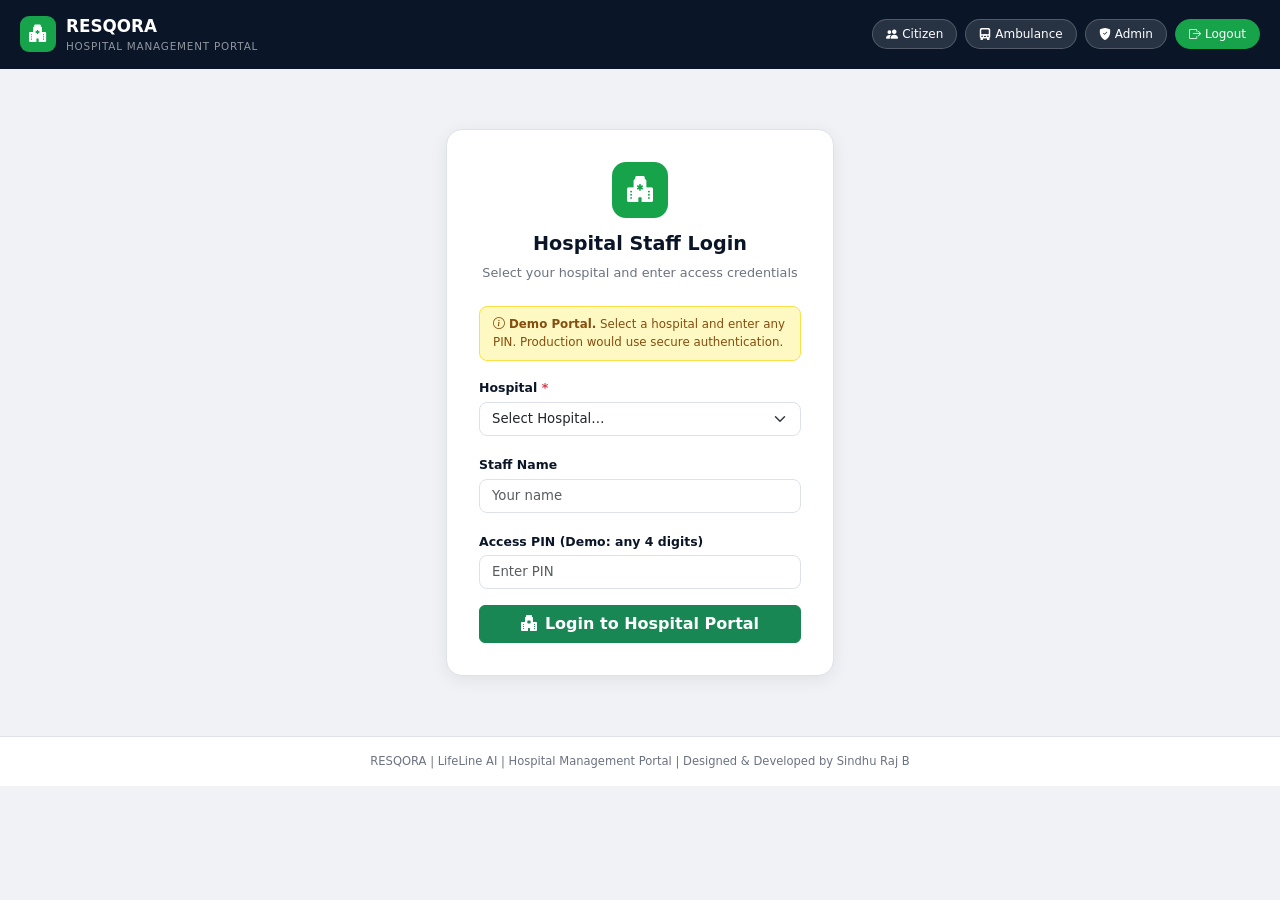
<file: hospital.html>
<!DOCTYPE html>
<html lang="en">
<head>
  <meta charset="UTF-8" />
  <meta name="viewport" content="width=device-width, initial-scale=1.0" />
  <title>RESQORA – Hospital Management Portal</title>
  <link href="https://cdn.jsdelivr.net/npm/bootstrap@5.3.2/dist/css/bootstrap.min.css" rel="stylesheet" />
  <link href="https://cdn.jsdelivr.net/npm/bootstrap-icons@1.11.3/font/bootstrap-icons.min.css" rel="stylesheet" />
  <style>
    :root{
      --red:#d63031;--navy:#0a1628;--navy-light:#1a3060;
      --green:#16a34a;--orange:#d97706;--blue:#2563eb;
      --grey-bg:#f0f2f5;--border:#dde2ea;--text-muted:#6b7280;
    }
    *{box-sizing:border-box;}
    body{font-family:'Segoe UI',system-ui,sans-serif;background:var(--grey-bg);margin:0;min-height:100vh;}

    /* Topbar */
    .hosp-topbar{background:var(--navy);color:#fff;padding:14px 20px;display:flex;align-items:center;justify-content:space-between;flex-wrap:wrap;gap:10px;}
    .hosp-brand{display:flex;align-items:center;gap:10px;font-size:1.05rem;font-weight:800;}
    .hosp-brand-icon{width:36px;height:36px;background:var(--green);border-radius:9px;display:flex;align-items:center;justify-content:center;font-size:1.1rem;color:#fff;}
    .pnl{background:rgba(255,255,255,0.12);border:1px solid rgba(255,255,255,0.2);color:#fff;padding:5px 13px;border-radius:20px;font-size:0.75rem;text-decoration:none;transition:background 0.15s;}
    .pnl:hover{background:rgba(255,255,255,0.22);color:#fff;}
    .pnl.active{background:var(--green);border-color:var(--green);}

    /* Login */
    .login-wrap{max-width:420px;margin:60px auto;padding:0 16px;}
    .login-card{background:#fff;border:1px solid var(--border);border-radius:16px;padding:32px;box-shadow:0 4px 18px rgba(0,0,0,0.07);}
    .login-title{font-size:1.2rem;font-weight:800;color:var(--navy);margin-bottom:4px;}
    .login-sub{font-size:0.8rem;color:var(--text-muted);margin-bottom:20px;}

    /* Main */
    .hosp-main{max-width:960px;margin:0 auto;padding:22px 16px 48px;}

    /* Status bar */
    .status-bar{background:#fff;border:1px solid var(--border);border-radius:12px;padding:14px 18px;margin-bottom:18px;display:flex;align-items:center;justify-content:space-between;flex-wrap:wrap;gap:10px;}
    .sb-item label{font-size:0.68rem;font-weight:600;color:var(--text-muted);text-transform:uppercase;letter-spacing:0.5px;display:block;}
    .sb-item span{font-size:0.9rem;font-weight:700;color:var(--navy);}

    /* Cards */
    .h-card{background:#fff;border:1px solid var(--border);border-radius:12px;padding:18px;margin-bottom:14px;box-shadow:0 1px 4px rgba(0,0,0,0.05);}
    .h-card-title{font-size:0.92rem;font-weight:700;color:var(--navy);margin-bottom:14px;display:flex;align-items:center;gap:8px;}

    /* Capacity bars */
    .cap-bar-wrap{margin-top:4px;}
    .cap-bar{height:7px;border-radius:4px;background:#e5e7eb;overflow:hidden;}
    .cap-fill{height:100%;border-radius:4px;transition:width 0.4s;}

    /* Stat mini */
    .stat-mini{background:var(--grey-bg);border-radius:10px;padding:12px 14px;text-align:center;}
    .stat-mini .sm-val{font-size:1.5rem;font-weight:800;color:var(--navy);line-height:1;}
    .stat-mini .sm-lbl{font-size:0.7rem;color:var(--text-muted);margin-top:3px;}

    /* Patient card */
    .pat-card{border:1px solid var(--border);border-radius:10px;padding:14px;margin-bottom:10px;}
    .pat-card-header{display:flex;align-items:center;justify-content:space-between;margin-bottom:8px;}

    /* Badges */
    .sbadge{display:inline-flex;align-items:center;gap:4px;font-size:0.7rem;font-weight:600;padding:3px 9px;border-radius:20px;border:1px solid transparent;}
    .sb-critical{background:#fef2f2;color:#b91c1c;border-color:#fca5a5;}
    .sb-high{background:#fff7ed;color:#c2410c;border-color:#fdba74;}
    .sb-medium{background:#fefce8;color:#854d0e;border-color:#fde047;}
    .sb-low{background:#f0fdf4;color:#15803d;border-color:#86efac;}
    .sb-pending{background:#fefce8;color:#854d0e;border-color:#fde047;}
    .sb-transit{background:#faf5ff;color:#6d28d9;border-color:#c4b5fd;}
    .sb-available{background:#f0fdf4;color:#15803d;border-color:#86efac;}
    .sb-limited{background:#fff7ed;color:#c2410c;border-color:#fdba74;}
    .sb-full{background:#fef2f2;color:#b91c1c;border-color:#fca5a5;}

    /* Detail row */
    .d-row{display:flex;gap:8px;margin-bottom:7px;font-size:0.81rem;}
    .d-label{color:var(--text-muted);font-weight:600;min-width:140px;flex-shrink:0;}
    .d-value{color:var(--navy);}

    /* Form */
    .form-label{font-size:0.78rem;font-weight:600;color:var(--navy);margin-bottom:4px;}
    .form-control,.form-select{font-size:0.83rem;border-radius:8px;border-color:var(--border);}
    .form-control:focus,.form-select:focus{border-color:var(--blue);box-shadow:0 0 0 3px rgba(37,99,235,0.1);}

    /* Toast */
    .toast-container{position:fixed;bottom:20px;right:20px;z-index:9999;}

    /* Empty */
    .empty-state{text-align:center;padding:36px 20px;color:var(--text-muted);}
    .empty-state i{font-size:2.2rem;display:block;margin-bottom:10px;opacity:0.35;}

    /* Disclaimer */
    .disclaimer{background:#fef9c3;border:1px solid #fde047;border-radius:8px;padding:9px 13px;font-size:0.74rem;color:#854d0e;margin-bottom:14px;}

    @media(max-width:575px){ .hosp-topbar{padding:10px 14px;} }
  </style>
</head>
<body>

<div class="toast-container" id="hosp-toasts"></div>

<!-- Topbar -->
<div class="hosp-topbar">
  <div class="hosp-brand">
    <div class="hosp-brand-icon"><i class="bi bi-hospital-fill"></i></div>
    <div>
      <div>RESQORA</div>
      <div style="font-size:0.65rem;opacity:0.55;font-weight:400;text-transform:uppercase;letter-spacing:0.8px">Hospital Management Portal</div>
    </div>
  </div>
  <div style="display:flex;gap:8px;flex-wrap:wrap">
    <a href="citizen.html" class="pnl"><i class="bi bi-people-fill me-1"></i>Citizen</a>
    <a href="ambulance.html" class="pnl"><i class="bi bi-truck-front-fill me-1"></i>Ambulance</a>
    <a href="index.html" class="pnl"><i class="bi bi-shield-fill-check me-1"></i>Admin</a>
    <a href="#" class="pnl active" onclick="hospLogout(); return false;"><i class="bi bi-box-arrow-right me-1"></i>Logout</a>
  </div>
</div>

<!-- LOGIN -->
<div id="hosp-login-screen">
  <div class="login-wrap">
    <div class="login-card">
      <div class="text-center mb-4">
        <div style="width:56px;height:56px;background:var(--green);border-radius:14px;display:flex;align-items:center;justify-content:center;font-size:1.6rem;color:#fff;margin:0 auto 12px"><i class="bi bi-hospital-fill"></i></div>
        <div class="login-title">Hospital Staff Login</div>
        <div class="login-sub">Select your hospital and enter access credentials</div>
      </div>
      <div class="disclaimer"><i class="bi bi-info-circle me-1"></i><strong>Demo Portal.</strong> Select a hospital and enter any PIN. Production would use secure authentication.</div>
      <div class="mb-3">
        <label class="form-label">Hospital <span class="text-danger">*</span></label>
        <select id="hosp-login-select" class="form-select"></select>
      </div>
      <div class="mb-3">
        <label class="form-label">Staff Name</label>
        <input type="text" id="hosp-login-name" class="form-control" placeholder="Your name" />
      </div>
      <div class="mb-3">
        <label class="form-label">Access PIN (Demo: any 4 digits)</label>
        <input type="password" id="hosp-login-pin" class="form-control" placeholder="Enter PIN" maxlength="6" />
      </div>
      <div id="hosp-login-error" class="text-danger mb-2" style="font-size:0.78rem;display:none"></div>
      <button class="btn btn-success w-100 fw-bold text-white" onclick="hospLogin()"><i class="bi bi-hospital-fill me-2"></i>Login to Hospital Portal</button>
    </div>
  </div>
</div>

<!-- MAIN PORTAL -->
<div id="hosp-portal" style="display:none">
  <div class="hosp-main">

    <!-- Status bar -->
    <div class="status-bar">
      <div class="sb-item">
        <label>Hospital</label>
        <span id="hosp-logged-name">—</span>
      </div>
      <div class="sb-item">
        <label>Staff</label>
        <span id="hosp-logged-staff">—</span>
      </div>
      <div class="sb-item">
        <label>Hospital Status</label>
        <span id="hosp-logged-status">—</span>
      </div>
      <button class="btn btn-sm btn-outline-secondary" onclick="hospRefresh()"><i class="bi bi-arrow-clockwise"></i> Refresh</button>
    </div>

    <!-- Capacity Overview -->
    <div class="row g-3 mb-3">
      <div class="col-md-3 col-6">
        <div class="stat-mini">
          <div class="sm-val" id="hosp-stat-ebeds">—</div>
          <div class="sm-lbl">Emergency Beds Available</div>
        </div>
      </div>
      <div class="col-md-3 col-6">
        <div class="stat-mini">
          <div class="sm-val" id="hosp-stat-icu">—</div>
          <div class="sm-lbl">ICU Beds Available</div>
        </div>
      </div>
      <div class="col-md-3 col-6">
        <div class="stat-mini">
          <div class="sm-val" id="hosp-stat-incoming">—</div>
          <div class="sm-lbl">Incoming Patients</div>
        </div>
      </div>
      <div class="col-md-3 col-6">
        <div class="stat-mini">
          <div class="sm-val" id="hosp-stat-admitted">—</div>
          <div class="sm-lbl">Currently Admitted</div>
        </div>
      </div>
    </div>

    <!-- Capacity Update -->
    <div class="h-card">
      <div class="h-card-title"><i class="bi bi-sliders text-success"></i> Update Hospital Capacity</div>
      <div class="row g-3">
        <div class="col-md-3 col-6">
          <label class="form-label">Emergency Beds Available</label>
          <input type="number" id="upd-ebeds" class="form-control form-control-sm" min="0" placeholder="0" />
        </div>
        <div class="col-md-3 col-6">
          <label class="form-label">ICU Beds Available</label>
          <input type="number" id="upd-icu" class="form-control form-control-sm" min="0" placeholder="0" />
        </div>
        <div class="col-md-3 col-6">
          <label class="form-label">Hospital Status</label>
          <select id="upd-status" class="form-select form-select-sm">
            <option>Accepting Emergency Patients</option>
            <option>Limited Emergency Capacity</option>
            <option>Emergency Department Full</option>
            <option>Temporarily Unavailable</option>
          </select>
        </div>
        <div class="col-md-3 col-6 d-flex align-items-end">
          <button class="btn btn-success btn-sm w-100 text-white" onclick="updateCapacity()"><i class="bi bi-check-circle me-1"></i>Save Capacity</button>
        </div>
      </div>
      <div class="row g-3 mt-1">
        <div class="col-md-3 col-6">
          <div class="form-check"><input class="form-check-input" type="checkbox" id="upd-trauma"><label class="form-check-label" style="font-size:0.8rem" for="upd-trauma">Trauma Care</label></div>
        </div>
        <div class="col-md-3 col-6">
          <div class="form-check"><input class="form-check-input" type="checkbox" id="upd-cardiac"><label class="form-check-label" style="font-size:0.8rem" for="upd-cardiac">Cardiac Care</label></div>
        </div>
        <div class="col-md-3 col-6">
          <div class="form-check"><input class="form-check-input" type="checkbox" id="upd-stroke"><label class="form-check-label" style="font-size:0.8rem" for="upd-stroke">Stroke Care</label></div>
        </div>
      </div>
    </div>

    <!-- Incoming Patients -->
    <div class="h-card">
      <div class="h-card-title"><i class="bi bi-person-fill-exclamation text-danger"></i> Incoming Emergency Patients</div>
      <div id="incoming-patients-list"></div>
    </div>

    <!-- Admitted Patients -->
    <div class="h-card">
      <div class="h-card-title"><i class="bi bi-person-check-fill text-success"></i> Admitted Patients</div>
      <div id="admitted-patients-list"></div>
    </div>

    <!-- All Emergency Requests for this hospital -->
    <div class="h-card">
      <div class="h-card-title"><i class="bi bi-list-ul"></i> All Emergency Requests (this hospital)</div>
      <div id="all-hosp-reqs"></div>
    </div>

    <!-- Hospital Details -->
    <div class="h-card">
      <div class="h-card-title"><i class="bi bi-hospital-fill text-success"></i> Hospital Information</div>
      <div id="hosp-detail-body"></div>
    </div>

  </div>
</div>

<footer style="text-align:center;padding:16px;font-size:0.72rem;color:var(--text-muted);border-top:1px solid var(--border);background:#fff;margin-top:auto">
  RESQORA | LifeLine AI | Hospital Management Portal | Designed &amp; Developed by Sindhu Raj B
</footer>

<script src="https://cdn.jsdelivr.net/npm/bootstrap@5.3.2/dist/js/bootstrap.bundle.min.js"></script>
<script>
'use strict';

const HLS={
  get(k){try{return JSON.parse(localStorage.getItem(k));}catch(e){return null;}},
  set(k,v){try{localStorage.setItem(k,JSON.stringify(v));}catch(e){}}
};
const HK={requests:'rsq_requests',hospitals:'rsq_hospitals',patients:'rsq_patients',activity:'rsq_activity'};
function hGet(k){return HLS.get(k)||[];}
function hSave(k,v){HLS.set(k,v);}

let _hospId=null, _staffName='';

/* ── Toast ── */
function hToast(msg,type='success'){
  const id='ht'+Date.now();
  const icons={success:'bi-check-circle-fill',danger:'bi-exclamation-triangle-fill',warning:'bi-exclamation-circle-fill',info:'bi-info-circle-fill'};
  const div=document.createElement('div');
  div.className=`toast align-items-center text-white bg-${type} border-0 show mb-2`;div.id=id;
  div.innerHTML=`<div class="d-flex"><div class="toast-body d-flex align-items-center gap-2"><i class="bi ${icons[type]||icons.info}"></i>${hEsc(msg)}</div><button type="button" class="btn-close btn-close-white me-2 m-auto" onclick="document.getElementById('${id}').remove()"></button></div>`;
  document.getElementById('hosp-toasts').appendChild(div);
  setTimeout(()=>{try{document.getElementById(id).remove();}catch(e){}},3500);
}
function hEsc(s){return String(s||'').replace(/&/g,'&amp;').replace(/</g,'&lt;').replace(/>/g,'&gt;').replace(/"/g,'&quot;');}

/* ── Login ── */
function populateHospLogin(){
  const hosps=hGet(HK.hospitals);
  const sel=document.getElementById('hosp-login-select');
  sel.innerHTML='<option value="">Select Hospital…</option>'+hosps.map(h=>`<option value="${h.id}">${hEsc(h.name)} — ${hEsc(h.city)}</option>`).join('');
}

function hospLogin(){
  const id=document.getElementById('hosp-login-select').value;
  const pin=document.getElementById('hosp-login-pin').value;
  const name=document.getElementById('hosp-login-name').value.trim()||'Staff';
  const errEl=document.getElementById('hosp-login-error');
  if(!id){errEl.textContent='Please select a hospital.';errEl.style.display='';return;}
  if(!pin||pin.length<4){errEl.textContent='Enter a valid PIN.';errEl.style.display='';return;}
  errEl.style.display='none';
  _hospId=id;
  _staffName=name;
  document.getElementById('hosp-login-screen').style.display='none';
  document.getElementById('hosp-portal').style.display='';
  renderHospPortal();
}

function hospLogout(){
  _hospId=null;
  document.getElementById('hosp-portal').style.display='none';
  document.getElementById('hosp-login-screen').style.display='';
}

function hospRefresh(){renderHospPortal();}

/* ── Render ── */
function renderHospPortal(){
  if(!_hospId) return;
  const hosps=hGet(HK.hospitals);
  const h=hosps.find(x=>x.id===_hospId);
  if(!h) return;

  document.getElementById('hosp-logged-name').textContent=h.name;
  document.getElementById('hosp-logged-staff').textContent=_staffName;
  document.getElementById('hosp-logged-status').innerHTML=hStatusBadge(h.status);

  /* Populate capacity form */
  document.getElementById('upd-ebeds').value=h.emergencyBeds||0;
  document.getElementById('upd-icu').value=h.icuBeds||0;
  document.getElementById('upd-status').value=h.status||'Accepting Emergency Patients';
  document.getElementById('upd-trauma').checked=!!h.traumaCare;
  document.getElementById('upd-cardiac').checked=!!h.cardiacCare;
  document.getElementById('upd-stroke').checked=!!h.strokeCare;

  /* Stats */
  const allReqs=hGet(HK.requests);
  const myReqs=allReqs.filter(r=>r.assignedHospital===_hospId);
  const incomingStatuses=['Ambulance Dispatched','Patient Picked Up','Patient In Transit'];
  const incoming=myReqs.filter(r=>incomingStatuses.includes(r.status));
  const admitted=myReqs.filter(r=>r.status==='Arrived at Hospital');

  document.getElementById('hosp-stat-ebeds').textContent=h.emergencyBeds??'—';
  document.getElementById('hosp-stat-icu').textContent=h.icuBeds??'—';
  document.getElementById('hosp-stat-incoming').textContent=incoming.length;
  document.getElementById('hosp-stat-admitted').textContent=admitted.length;

  renderIncomingPatients(incoming);
  renderAdmittedPatients(admitted);
  renderAllHospReqs(myReqs, h);
  renderHospDetail(h);
}

function renderIncomingPatients(reqs){
  const el=document.getElementById('incoming-patients-list');
  if(!reqs.length){
    el.innerHTML=`<div class="empty-state"><i class="bi bi-inbox"></i><p>No incoming patients currently.</p></div>`;
    return;
  }
  el.innerHTML=reqs.map(r=>`
    <div class="pat-card" style="border-left:4px solid var(--orange)">
      <div class="pat-card-header">
        <div>
          <strong style="font-size:0.9rem">${hEsc(r.patientName)}</strong>
          <span style="font-size:0.75rem;color:var(--text-muted);margin-left:8px">${hEsc(r.id)}</span>
        </div>
        ${pBadge(r.priority)}
      </div>
      <div class="row g-1" style="font-size:0.8rem">
        <div class="col-md-4"><i class="bi bi-exclamation-triangle me-1 text-muted"></i>${hEsc(r.emergencyType)}</div>
        <div class="col-md-4"><i class="bi bi-activity me-1 text-muted"></i>${hEsc(r.condition)}</div>
        <div class="col-md-4"><i class="bi bi-truck-front me-1 text-muted"></i>Amb: ${hEsc(r.assignedAmbulance||'—')}</div>
      </div>
      <div class="d-flex gap-2 flex-wrap mt-2">
        <button class="btn btn-sm btn-success text-white" onclick="acceptPatient('${r.id}')"><i class="bi bi-check-circle me-1"></i>Accept Patient</button>
        <button class="btn btn-sm btn-outline-danger" onclick="rejectPatient('${r.id}')"><i class="bi bi-x-circle me-1"></i>Redirect</button>
        <button class="btn btn-sm btn-outline-primary" onclick="markArrived('${r.id}')"><i class="bi bi-hospital-fill me-1"></i>Mark Arrived</button>
      </div>
    </div>`).join('');
}

function renderAdmittedPatients(reqs){
  const el=document.getElementById('admitted-patients-list');
  if(!reqs.length){
    el.innerHTML=`<div class="empty-state"><i class="bi bi-person-check"></i><p>No admitted patients.</p></div>`;
    return;
  }
  el.innerHTML=reqs.map(r=>`
    <div class="pat-card" style="border-left:4px solid var(--green)">
      <div class="pat-card-header">
        <div>
          <strong style="font-size:0.88rem">${hEsc(r.patientName)}</strong>
          <span style="font-size:0.72rem;color:var(--text-muted);margin-left:8px">${hEsc(r.id)}</span>
        </div>
        <span class="sbadge sb-available">Arrived</span>
      </div>
      <div style="font-size:0.79rem;color:var(--text-muted)">${hEsc(r.emergencyType)} · ${hEsc(r.condition)}</div>
      <div class="d-flex gap-2 mt-2">
        <button class="btn btn-sm btn-outline-success" onclick="dischargePatient('${r.id}')"><i class="bi bi-box-arrow-up-right me-1"></i>Discharge</button>
      </div>
    </div>`).join('');
}

function renderAllHospReqs(reqs, h){
  const el=document.getElementById('all-hosp-reqs');
  if(!reqs.length){el.innerHTML=`<div class="empty-state"><i class="bi bi-list-ul"></i><p>No emergency requests for this hospital.</p></div>`;return;}
  el.innerHTML=`<div class="table-responsive"><table class="table table-sm" style="font-size:0.8rem">
    <thead><tr><th>ID</th><th>Patient</th><th>Type</th><th>Priority</th><th>Status</th></tr></thead>
    <tbody>${reqs.map(r=>`<tr><td><strong>${hEsc(r.id)}</strong></td><td>${hEsc(r.patientName)}</td><td>${hEsc(r.emergencyType)}</td><td>${pBadge(r.priority)}</td><td>${hStatusBadge(r.status)}</td></tr>`).join('')}</tbody>
  </table></div>`;
}

function renderHospDetail(h){
  const bedPct=Math.round((h.emergencyBeds/(h.totalEmergencyBeds||h.emergencyBeds||1))*100);
  const icuPct=Math.round((h.icuBeds/(h.totalIcuBeds||h.icuBeds||1))*100);
  const c=bedPct>60?'var(--green)':bedPct>30?'var(--orange)':'var(--red)';
  document.getElementById('hosp-detail-body').innerHTML=`
    <div class="row g-3">
      <div class="col-md-6">
        ${dr('Hospital ID',h.id)}
        ${dr('Address',h.address+', '+h.city)}
        ${dr('Contact',h.contact)}
        ${dr('Emergency Dept.',h.emergencyDept?'<span class="sbadge sb-available">Open</span>':'<span class="sbadge">Closed</span>')}
      </div>
      <div class="col-md-6">
        <div style="font-size:0.78rem;font-weight:600;color:var(--text-muted);margin-bottom:6px">Emergency Beds: ${h.emergencyBeds} / ${h.totalEmergencyBeds||h.emergencyBeds}</div>
        <div class="cap-bar"><div class="cap-fill" style="width:${bedPct}%;background:${c}"></div></div>
        <div style="font-size:0.78rem;font-weight:600;color:var(--text-muted);margin-top:10px;margin-bottom:6px">ICU Beds: ${h.icuBeds} / ${h.totalIcuBeds||h.icuBeds}</div>
        <div class="cap-bar"><div class="cap-fill" style="width:${icuPct}%;background:var(--blue)"></div></div>
        <div class="d-flex flex-wrap gap-2 mt-3">
          ${h.traumaCare?'<span class="sbadge sb-available"><i class="bi bi-check2 me-1"></i>Trauma Care</span>':'<span class="sbadge" style="background:#f9fafb;color:#9ca3af">No Trauma</span>'}
          ${h.cardiacCare?'<span class="sbadge sb-available"><i class="bi bi-check2 me-1"></i>Cardiac Care</span>':'<span class="sbadge" style="background:#f9fafb;color:#9ca3af">No Cardiac</span>'}
          ${h.strokeCare?'<span class="sbadge sb-available"><i class="bi bi-check2 me-1"></i>Stroke Care</span>':'<span class="sbadge" style="background:#f9fafb;color:#9ca3af">No Stroke</span>'}
        </div>
      </div>
    </div>`;
}

/* ── Actions ── */
function updateCapacity(){
  const hosps=hGet(HK.hospitals);
  const idx=hosps.findIndex(h=>h.id===_hospId);
  if(idx<0) return;
  hosps[idx].emergencyBeds=parseInt(document.getElementById('upd-ebeds').value)||0;
  hosps[idx].icuBeds=parseInt(document.getElementById('upd-icu').value)||0;
  hosps[idx].status=document.getElementById('upd-status').value;
  hosps[idx].traumaCare=document.getElementById('upd-trauma').checked;
  hosps[idx].cardiacCare=document.getElementById('upd-cardiac').checked;
  hosps[idx].strokeCare=document.getElementById('upd-stroke').checked;
  hSave(HK.hospitals,hosps);
  logHospActivity(`Hospital ${hosps[idx].name} capacity updated by ${_staffName}`);
  hToast('Hospital capacity updated successfully.','success');
  renderHospPortal();
}

function acceptPatient(reqId){
  updateReqStatus(reqId,'Arrived at Hospital');
  hToast(`Patient accepted — ${reqId}`,'success');
}

function rejectPatient(reqId){
  const reqs=hGet(HK.requests);
  const idx=reqs.findIndex(r=>r.id===reqId);
  if(idx>-1){reqs[idx].assignedHospital='';hSave(HK.requests,reqs);}
  hToast(`Patient ${reqId} redirected. Please reassign hospital.`,'warning');
  renderHospPortal();
}

function markArrived(reqId){ updateReqStatus(reqId,'Arrived at Hospital'); }

function dischargePatient(reqId){
  if(!window.confirm(`Discharge patient for ${reqId}? This will mark the emergency as completed.`)) return;
  updateReqStatus(reqId,'Completed');
  /* Move to history */
  const reqs=hGet(HK.requests);
  const req=reqs.find(r=>r.id===reqId);
  if(req){
    const hist=HLS.get('rsq_history')||[];
    hist.unshift({...req,status:'Completed',completedAt:new Date().toISOString(),responseTime:req.eta||'—'});
    HLS.set('rsq_history',hist);
    hSave(HK.requests,reqs.filter(r=>r.id!==reqId));
    /* Free ambulance */
    if(req.assignedAmbulance){
      const ambs=hGet('rsq_ambulances');
      const ai=ambs.findIndex(a=>a.id===req.assignedAmbulance);
      if(ai>-1){ambs[ai].status='Available';ambs[ai].assignedEmergency='';hSave('rsq_ambulances',ambs);}
    }
  }
  hToast(`Patient discharged. Emergency ${reqId} completed.`,'success');
  renderHospPortal();
}

function updateReqStatus(reqId,status){
  const reqs=hGet(HK.requests);
  const idx=reqs.findIndex(r=>r.id===reqId);
  if(idx>-1){reqs[idx].status=status;hSave(HK.requests,reqs);}
  logHospActivity(`Emergency ${reqId} status → ${status} (by ${_staffName})`);
  renderHospPortal();
}

/* ── Badges ── */
function pBadge(p){const m={Critical:'sb-critical',High:'sb-high',Medium:'sb-medium',Low:'sb-low'};return `<span class="sbadge ${m[p]||'sb-medium'}">${hEsc(p||'—')}</span>`;}
function hStatusBadge(s){
  const m={'Available':'sb-available','Accepting Emergency Patients':'sb-available','Limited Emergency Capacity':'sb-limited','Emergency Department Full':'sb-full','Pending':'sb-pending','Ambulance Dispatched':'sb-transit','Patient In Transit':'sb-transit','Arrived at Hospital':'sb-available','Completed':'sb-available'};
  return `<span class="sbadge ${m[s]||'sb-pending'}">${hEsc(s||'—')}</span>`;
}
function dr(label,val){return `<div class="d-row"><span class="d-label">${hEsc(label)}</span><span class="d-value">${val}</span></div>`;}

function logHospActivity(msg){
  const act=HLS.get(HK.activity)||[];
  act.unshift({id:'A'+Date.now(),msg,type:'green',time:new Date().toISOString()});
  if(act.length>30) act.pop();
  HLS.set(HK.activity,act);
}

document.addEventListener('DOMContentLoaded',()=>{
  populateHospLogin();
});
</script>
</body>
</html>
</file>
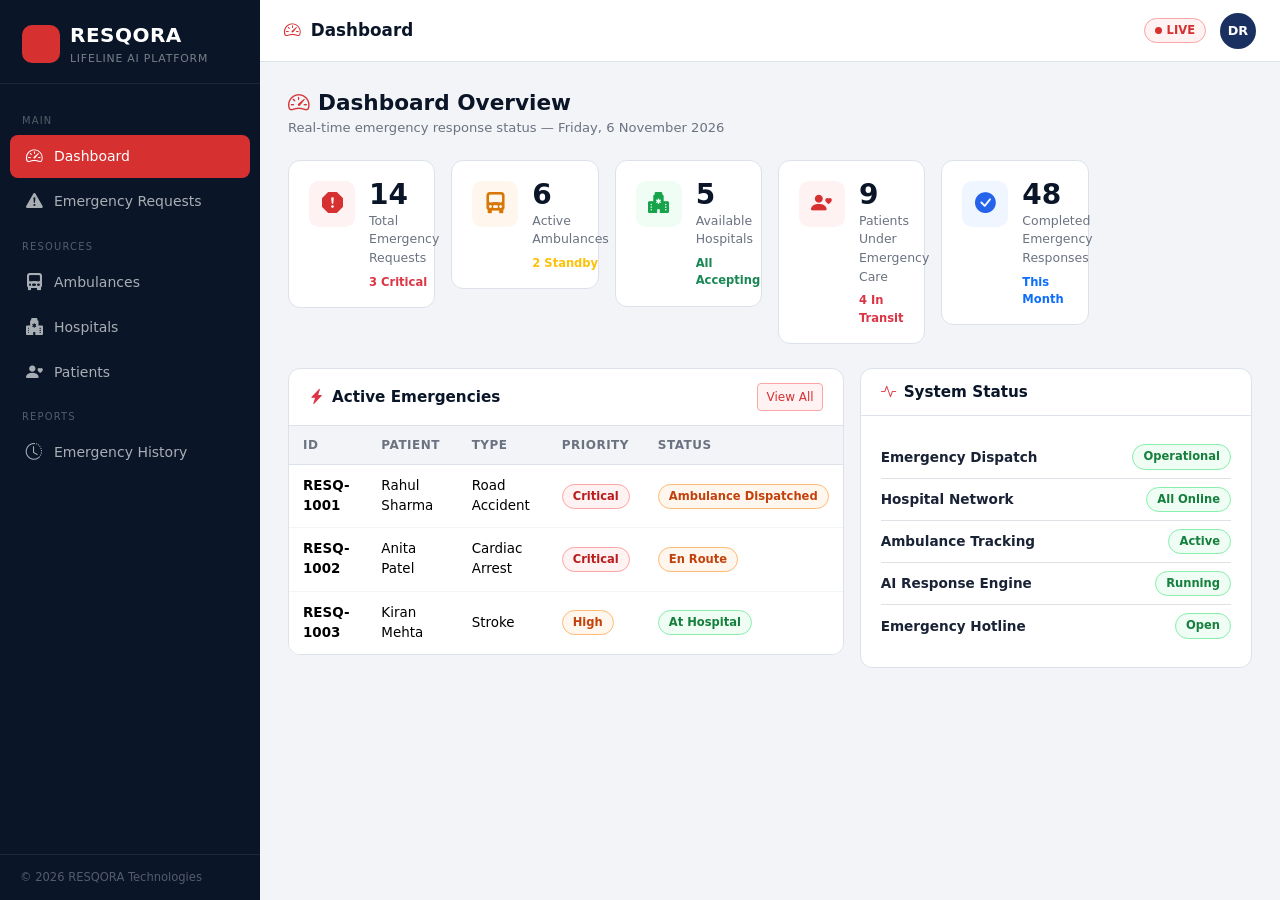
<file: resqora-dashboard.html>
<!DOCTYPE html>
<html lang="en">
<head>
  <meta charset="UTF-8" />
  <meta name="viewport" content="width=device-width, initial-scale=1.0" />
  <title>RESQORA – LifeLine AI | Emergency Response Platform</title>
  <link href="https://cdn.jsdelivr.net/npm/bootstrap@5.3.2/dist/css/bootstrap.min.css" rel="stylesheet" />
  <link href="https://cdn.jsdelivr.net/npm/bootstrap-icons@1.11.3/font/bootstrap-icons.min.css" rel="stylesheet" />
  <style>
    :root {
      --sidebar-width: 260px;
      --navy: #0a1628;
      --navy-mid: #122040;
      --navy-light: #1a3060;
      --red: #d63031;
      --red-dark: #b71c1c;
      --accent: #e84545;
      --grey-bg: #f2f4f7;
      --border: #dde2ea;
      --text-muted: #6b7280;
      --badge-critical: #d63031;
      --badge-stable: #27ae60;
      --badge-dispatched: #e67e22;
      --badge-completed: #2980b9;
    }

    body {
      font-family: 'Segoe UI', system-ui, sans-serif;
      background: var(--grey-bg);
      color: #1a2236;
      margin: 0;
      overflow-x: hidden;
    }

    /* ── Sidebar ── */
    #sidebar {
      width: var(--sidebar-width);
      min-height: 100vh;
      background: var(--navy);
      position: fixed;
      top: 0; left: 0;
      z-index: 1050;
      display: flex;
      flex-direction: column;
      transition: transform 0.3s ease;
    }

    .sidebar-brand {
      padding: 20px 22px 16px;
      border-bottom: 1px solid rgba(255,255,255,0.08);
    }

    .sidebar-brand .brand-icon {
      width: 38px; height: 38px;
      background: var(--red);
      border-radius: 10px;
      display: inline-flex;
      align-items: center;
      justify-content: center;
      color: #fff;
      font-size: 1.2rem;
      font-weight: 800;
      margin-right: 10px;
      flex-shrink: 0;
    }

    .sidebar-brand .brand-name {
      font-size: 1.25rem;
      font-weight: 800;
      color: #fff;
      letter-spacing: 0.5px;
    }

    .sidebar-brand .brand-tagline {
      font-size: 0.68rem;
      color: rgba(255,255,255,0.45);
      letter-spacing: 0.8px;
      text-transform: uppercase;
      margin-top: 1px;
    }

    .sidebar-nav {
      padding: 14px 10px;
      flex: 1;
    }

    .nav-section-title {
      font-size: 0.62rem;
      text-transform: uppercase;
      letter-spacing: 1.2px;
      color: rgba(255,255,255,0.3);
      padding: 10px 12px 6px;
      margin-top: 6px;
    }

    .sidebar-nav .nav-link {
      color: rgba(255,255,255,0.65);
      border-radius: 8px;
      padding: 9px 14px;
      margin-bottom: 2px;
      font-size: 0.875rem;
      display: flex;
      align-items: center;
      gap: 10px;
      transition: all 0.18s;
      cursor: pointer;
      text-decoration: none;
    }

    .sidebar-nav .nav-link i {
      font-size: 1.05rem;
      width: 20px;
      text-align: center;
    }

    .sidebar-nav .nav-link:hover,
    .sidebar-nav .nav-link.active {
      background: var(--navy-light);
      color: #fff;
    }

    .sidebar-nav .nav-link.active {
      background: var(--red);
      color: #fff;
    }

    .sidebar-footer {
      padding: 14px 20px;
      border-top: 1px solid rgba(255,255,255,0.08);
      font-size: 0.72rem;
      color: rgba(255,255,255,0.3);
    }

    /* ── Topbar ── */
    #topbar {
      position: fixed;
      top: 0; left: var(--sidebar-width); right: 0;
      height: 62px;
      background: #fff;
      border-bottom: 1px solid var(--border);
      display: flex;
      align-items: center;
      justify-content: space-between;
      padding: 0 24px;
      z-index: 1040;
    }

    .topbar-left { display: flex; align-items: center; gap: 12px; }

    .btn-hamburger {
      display: none;
      background: none;
      border: none;
      font-size: 1.3rem;
      color: var(--navy);
      cursor: pointer;
    }

    .topbar-title {
      font-size: 1.05rem;
      font-weight: 700;
      color: var(--navy);
    }

    .topbar-right {
      display: flex;
      align-items: center;
      gap: 14px;
    }

    .live-badge {
      background: #fef2f2;
      border: 1px solid #fca5a5;
      color: var(--red);
      font-size: 0.72rem;
      font-weight: 700;
      padding: 3px 10px;
      border-radius: 20px;
      display: flex;
      align-items: center;
      gap: 5px;
    }

    .live-badge::before {
      content: '';
      width: 7px; height: 7px;
      border-radius: 50%;
      background: var(--red);
      animation: blink 1.2s infinite;
    }

    @keyframes blink {
      0%, 100% { opacity: 1; }
      50% { opacity: 0.2; }
    }

    .topbar-avatar {
      width: 36px; height: 36px;
      border-radius: 50%;
      background: var(--navy-light);
      color: #fff;
      display: flex;
      align-items: center;
      justify-content: center;
      font-size: 0.8rem;
      font-weight: 700;
    }

    /* ── Main Content ── */
    #main-content {
      margin-left: var(--sidebar-width);
      padding-top: 62px;
      min-height: 100vh;
    }

    .page-section {
      display: none;
      padding: 28px 28px 40px;
    }

    .page-section.active { display: block; }

    .page-header {
      margin-bottom: 22px;
    }

    .page-header h2 {
      font-size: 1.35rem;
      font-weight: 800;
      color: var(--navy);
      margin: 0 0 2px;
    }

    .page-header p {
      font-size: 0.82rem;
      color: var(--text-muted);
      margin: 0;
    }

    /* ── Overview Cards ── */
    .stat-card {
      background: #fff;
      border: 1px solid var(--border);
      border-radius: 12px;
      padding: 20px 20px 16px;
      display: flex;
      align-items: flex-start;
      gap: 14px;
      transition: box-shadow 0.18s;
    }

    .stat-card:hover { box-shadow: 0 4px 18px rgba(0,0,0,0.07); }

    .stat-icon {
      width: 46px; height: 46px;
      border-radius: 10px;
      display: flex;
      align-items: center;
      justify-content: center;
      font-size: 1.3rem;
      flex-shrink: 0;
    }

    .stat-icon.red    { background: #fef2f2; color: var(--red); }
    .stat-icon.navy   { background: #eff4ff; color: var(--navy-light); }
    .stat-icon.green  { background: #f0fdf4; color: #16a34a; }
    .stat-icon.orange { background: #fff7ed; color: #d97706; }
    .stat-icon.blue   { background: #eff6ff; color: #2563eb; }

    .stat-body { flex: 1; }
    .stat-value { font-size: 1.75rem; font-weight: 800; color: var(--navy); line-height: 1; }
    .stat-label { font-size: 0.78rem; color: var(--text-muted); margin-top: 3px; }
    .stat-sub   { font-size: 0.72rem; margin-top: 6px; }

    /* ── Cards & Tables ── */
    .content-card {
      background: #fff;
      border: 1px solid var(--border);
      border-radius: 12px;
      overflow: hidden;
    }

    .content-card-header {
      padding: 14px 20px;
      border-bottom: 1px solid var(--border);
      display: flex;
      align-items: center;
      justify-content: space-between;
    }

    .content-card-header h5 {
      font-size: 0.95rem;
      font-weight: 700;
      color: var(--navy);
      margin: 0;
      display: flex;
      align-items: center;
      gap: 8px;
    }

    .content-card-body { padding: 20px; }

    .table { margin: 0; font-size: 0.84rem; }
    .table thead th {
      background: var(--grey-bg);
      color: var(--text-muted);
      font-weight: 600;
      font-size: 0.75rem;
      text-transform: uppercase;
      letter-spacing: 0.5px;
      border-bottom: 1px solid var(--border);
      padding: 10px 14px;
    }
    .table tbody td {
      padding: 11px 14px;
      vertical-align: middle;
      border-bottom: 1px solid #f3f4f6;
    }
    .table tbody tr:last-child td { border-bottom: none; }
    .table tbody tr:hover td { background: #fafbfc; }

    /* ── Badges ── */
    .badge-critical   { background: #fef2f2; color: #b91c1c; border: 1px solid #fca5a5; }
    .badge-stable     { background: #f0fdf4; color: #15803d; border: 1px solid #86efac; }
    .badge-dispatched { background: #fff7ed; color: #c2410c; border: 1px solid #fdba74; }
    .badge-completed  { background: #eff6ff; color: #1d4ed8; border: 1px solid #93c5fd; }
    .badge-available  { background: #f0fdf4; color: #15803d; border: 1px solid #86efac; }
    .badge-on-duty    { background: #fff7ed; color: #c2410c; border: 1px solid #fdba74; }
    .badge-accepting  { background: #f0fdf4; color: #15803d; border: 1px solid #86efac; }
    .badge-transit    { background: #fef9c3; color: #854d0e; border: 1px solid #fde047; }

    .status-badge {
      display: inline-block;
      font-size: 0.72rem;
      font-weight: 600;
      padding: 3px 10px;
      border-radius: 20px;
      white-space: nowrap;
    }

    /* ── Emergency Request Detail Card ── */
    .detail-card {
      background: #fff;
      border: 1px solid var(--border);
      border-radius: 12px;
      overflow: hidden;
    }

    .detail-card-top {
      background: linear-gradient(135deg, var(--navy) 0%, var(--navy-light) 100%);
      padding: 20px 22px;
      color: #fff;
    }

    .detail-card-top .eid {
      font-size: 0.75rem;
      color: rgba(255,255,255,0.6);
      letter-spacing: 1px;
      text-transform: uppercase;
      margin-bottom: 4px;
    }

    .detail-card-top h4 {
      font-size: 1.15rem;
      font-weight: 800;
      margin: 0 0 6px;
    }

    .detail-body { padding: 20px 22px; }

    .detail-row {
      display: flex;
      gap: 12px;
      margin-bottom: 10px;
      font-size: 0.84rem;
    }

    .detail-label { color: var(--text-muted); font-weight: 600; min-width: 170px; }
    .detail-value { color: var(--navy); font-weight: 500; }

    .priority-critical {
      display: inline-flex;
      align-items: center;
      gap: 5px;
      background: #fef2f2;
      border: 1px solid #fca5a5;
      color: #b91c1c;
      font-size: 0.75rem;
      font-weight: 700;
      padding: 3px 10px;
      border-radius: 20px;
    }

    /* ── Timeline ── */
    .timeline { list-style: none; padding: 0; margin: 0; }
    .timeline li {
      display: flex;
      gap: 12px;
      padding-bottom: 18px;
      position: relative;
    }
    .timeline li:not(:last-child)::before {
      content: '';
      position: absolute;
      left: 14px; top: 28px;
      width: 2px;
      height: calc(100% - 14px);
      background: var(--border);
    }
    .tl-dot {
      width: 28px; height: 28px;
      border-radius: 50%;
      flex-shrink: 0;
      display: flex;
      align-items: center;
      justify-content: center;
      font-size: 0.75rem;
    }
    .tl-content { font-size: 0.82rem; }
    .tl-content strong { color: var(--navy); font-size: 0.84rem; }
    .tl-content span { color: var(--text-muted); font-size: 0.76rem; display: block; margin-top: 1px; }

    /* ── Hospital Info ── */
    .info-grid {
      display: grid;
      grid-template-columns: 1fr 1fr;
      gap: 12px;
    }

    .info-item {
      background: var(--grey-bg);
      border-radius: 8px;
      padding: 12px 14px;
    }

    .info-item .info-label { font-size: 0.72rem; color: var(--text-muted); font-weight: 600; text-transform: uppercase; letter-spacing: 0.5px; }
    .info-item .info-value { font-size: 1rem; font-weight: 700; color: var(--navy); margin-top: 2px; }

    /* ── Responsive ── */
    @media (max-width: 991px) {
      #sidebar { transform: translateX(-100%); }
      #sidebar.show { transform: translateX(0); }
      #main-content { margin-left: 0; }
      #topbar { left: 0; }
      .btn-hamburger { display: block; }
      .info-grid { grid-template-columns: 1fr; }
    }

    @media (max-width: 575px) {
      .page-section { padding: 16px 14px 32px; }
      .stat-value { font-size: 1.4rem; }
    }

    /* Sidebar overlay on mobile */
    #sidebar-overlay {
      display: none;
      position: fixed;
      inset: 0;
      background: rgba(0,0,0,0.45);
      z-index: 1049;
    }

    #sidebar-overlay.show { display: block; }
  </style>
</head>
<body>

<!-- Sidebar Overlay (mobile) -->
<div id="sidebar-overlay" onclick="closeSidebar()"></div>

<!-- ── SIDEBAR ── -->
<nav id="sidebar">
  <div class="sidebar-brand d-flex align-items-center">
    <div class="brand-icon"><i class="bi bi-heartbeat"></i></div>
    <div>
      <div class="brand-name">RESQORA</div>
      <div class="brand-tagline">LifeLine AI Platform</div>
    </div>
  </div>

  <div class="sidebar-nav">
    <div class="nav-section-title">Main</div>
    <a class="nav-link active" onclick="showSection('dashboard')">
      <i class="bi bi-speedometer2"></i> Dashboard
    </a>
    <a class="nav-link" onclick="showSection('emergency-requests')">
      <i class="bi bi-exclamation-triangle-fill"></i> Emergency Requests
    </a>

    <div class="nav-section-title">Resources</div>
    <a class="nav-link" onclick="showSection('ambulances')">
      <i class="bi bi-truck-front-fill"></i> Ambulances
    </a>
    <a class="nav-link" onclick="showSection('hospitals')">
      <i class="bi bi-hospital-fill"></i> Hospitals
    </a>
    <a class="nav-link" onclick="showSection('patients')">
      <i class="bi bi-person-heart"></i> Patients
    </a>

    <div class="nav-section-title">Reports</div>
    <a class="nav-link" onclick="showSection('history')">
      <i class="bi bi-clock-history"></i> Emergency History
    </a>
  </div>

  <div class="sidebar-footer">
    &copy; 2026 RESQORA Technologies
  </div>
</nav>

<!-- ── TOPBAR ── -->
<header id="topbar">
  <div class="topbar-left">
    <button class="btn-hamburger" onclick="toggleSidebar()">
      <i class="bi bi-list"></i>
    </button>
    <div class="topbar-title" id="topbar-title">
      <i class="bi bi-speedometer2 me-1" style="color:var(--red)"></i> Dashboard
    </div>
  </div>
  <div class="topbar-right">
    <div class="live-badge">LIVE</div>
    <div class="topbar-avatar">DR</div>
  </div>
</header>

<!-- ── MAIN CONTENT ── -->
<main id="main-content">

  <!-- ══════════════════════ DASHBOARD ══════════════════════ -->
  <section id="section-dashboard" class="page-section active">
    <div class="page-header">
      <h2><i class="bi bi-speedometer2 me-2" style="color:var(--red)"></i>Dashboard Overview</h2>
      <p>Real-time emergency response status — Friday, 6 November 2026</p>
    </div>

    <!-- Stat Cards -->
    <div class="row g-3 mb-4">
      <div class="col-xl-2 col-lg-4 col-md-6">
        <div class="stat-card">
          <div class="stat-icon red"><i class="bi bi-exclamation-octagon-fill"></i></div>
          <div class="stat-body">
            <div class="stat-value">14</div>
            <div class="stat-label">Total Emergency Requests</div>
            <div class="stat-sub"><span class="text-danger fw-semibold">3 Critical</span></div>
          </div>
        </div>
      </div>
      <div class="col-xl-2 col-lg-4 col-md-6">
        <div class="stat-card">
          <div class="stat-icon orange"><i class="bi bi-truck-front-fill"></i></div>
          <div class="stat-body">
            <div class="stat-value">6</div>
            <div class="stat-label">Active Ambulances</div>
            <div class="stat-sub"><span class="text-warning fw-semibold">2 Standby</span></div>
          </div>
        </div>
      </div>
      <div class="col-xl-2 col-lg-4 col-md-6">
        <div class="stat-card">
          <div class="stat-icon green"><i class="bi bi-hospital-fill"></i></div>
          <div class="stat-body">
            <div class="stat-value">5</div>
            <div class="stat-label">Available Hospitals</div>
            <div class="stat-sub"><span class="text-success fw-semibold">All Accepting</span></div>
          </div>
        </div>
      </div>
      <div class="col-xl-2 col-lg-4 col-md-6">
        <div class="stat-card">
          <div class="stat-icon red"><i class="bi bi-person-heart"></i></div>
          <div class="stat-body">
            <div class="stat-value">9</div>
            <div class="stat-label">Patients Under Emergency Care</div>
            <div class="stat-sub"><span class="text-danger fw-semibold">4 In Transit</span></div>
          </div>
        </div>
      </div>
      <div class="col-xl-2 col-lg-4 col-md-6">
        <div class="stat-card">
          <div class="stat-icon blue"><i class="bi bi-check-circle-fill"></i></div>
          <div class="stat-body">
            <div class="stat-value">48</div>
            <div class="stat-label">Completed Emergency Responses</div>
            <div class="stat-sub"><span class="text-primary fw-semibold">This Month</span></div>
          </div>
        </div>
      </div>
    </div>

    <div class="row g-3">
      <!-- Active Emergency -->
      <div class="col-lg-7">
        <div class="content-card">
          <div class="content-card-header">
            <h5><i class="bi bi-lightning-charge-fill text-danger"></i> Active Emergencies</h5>
            <a class="btn btn-sm" style="background:#fef2f2;color:var(--red);border:1px solid #fca5a5;font-size:0.75rem;" onclick="showSection('emergency-requests')">View All</a>
          </div>
          <div class="table-responsive">
            <table class="table table-hover">
              <thead>
                <tr>
                  <th>ID</th>
                  <th>Patient</th>
                  <th>Type</th>
                  <th>Priority</th>
                  <th>Status</th>
                </tr>
              </thead>
              <tbody>
                <tr>
                  <td><strong>RESQ-1001</strong></td>
                  <td>Rahul Sharma</td>
                  <td>Road Accident</td>
                  <td><span class="status-badge badge-critical">Critical</span></td>
                  <td><span class="status-badge badge-dispatched">Ambulance Dispatched</span></td>
                </tr>
                <tr>
                  <td><strong>RESQ-1002</strong></td>
                  <td>Anita Patel</td>
                  <td>Cardiac Arrest</td>
                  <td><span class="status-badge badge-critical">Critical</span></td>
                  <td><span class="status-badge badge-dispatched">En Route</span></td>
                </tr>
                <tr>
                  <td><strong>RESQ-1003</strong></td>
                  <td>Kiran Mehta</td>
                  <td>Stroke</td>
                  <td><span class="status-badge badge-stable" style="background:#fff7ed;color:#c2410c;border-color:#fdba74;">High</span></td>
                  <td><span class="status-badge badge-available">At Hospital</span></td>
                </tr>
              </tbody>
            </table>
          </div>
        </div>
      </div>

      <!-- Quick Status -->
      <div class="col-lg-5">
        <div class="content-card h-100">
          <div class="content-card-header">
            <h5><i class="bi bi-activity text-danger"></i> System Status</h5>
          </div>
          <div class="content-card-body">
            <div class="d-flex justify-content-between align-items-center py-2 border-bottom">
              <div style="font-size:0.85rem;font-weight:600;">Emergency Dispatch</div>
              <span class="status-badge badge-available">Operational</span>
            </div>
            <div class="d-flex justify-content-between align-items-center py-2 border-bottom">
              <div style="font-size:0.85rem;font-weight:600;">Hospital Network</div>
              <span class="status-badge badge-available">All Online</span>
            </div>
            <div class="d-flex justify-content-between align-items-center py-2 border-bottom">
              <div style="font-size:0.85rem;font-weight:600;">Ambulance Tracking</div>
              <span class="status-badge badge-available">Active</span>
            </div>
            <div class="d-flex justify-content-between align-items-center py-2 border-bottom">
              <div style="font-size:0.85rem;font-weight:600;">AI Response Engine</div>
              <span class="status-badge badge-available">Running</span>
            </div>
            <div class="d-flex justify-content-between align-items-center py-2">
              <div style="font-size:0.85rem;font-weight:600;">Emergency Hotline</div>
              <span class="status-badge badge-available">Open</span>
            </div>
          </div>
        </div>
      </div>
    </div>
  </section>

  <!-- ══════════════════════ EMERGENCY REQUESTS ══════════════════════ -->
  <section id="section-emergency-requests" class="page-section">
    <div class="page-header">
      <h2><i class="bi bi-exclamation-triangle-fill me-2" style="color:var(--red)"></i>Emergency Requests</h2>
      <p>All active and recent emergency dispatches</p>
    </div>

    <div class="row g-3">
      <div class="col-xl-7">
        <!-- Request Detail Card -->
        <div class="detail-card mb-3">
          <div class="detail-card-top">
            <div class="eid">Emergency ID: RESQ-1001</div>
            <h4>Rahul Sharma &nbsp;<span class="priority-critical"><i class="bi bi-exclamation-circle-fill"></i>Critical</span></h4>
            <div style="font-size:0.82rem;color:rgba(255,255,255,0.65);">
              <i class="bi bi-geo-alt-fill me-1"></i>MG Road, Bengaluru
              &nbsp;&nbsp;|&nbsp;&nbsp;
              <i class="bi bi-clock me-1"></i>Reported: 10:42 AM Today
            </div>
          </div>
          <div class="detail-body">
            <div class="row g-0">
              <div class="col-md-6">
                <div class="detail-row"><span class="detail-label">Emergency Type</span><span class="detail-value">Road Accident</span></div>
                <div class="detail-row"><span class="detail-label">Patient Age</span><span class="detail-value">25 years</span></div>
                <div class="detail-row"><span class="detail-label">Patient Condition</span><span class="detail-value"><span class="status-badge badge-critical">Critical</span></span></div>
                <div class="detail-row"><span class="detail-label">Assigned Ambulance</span><span class="detail-value"><strong>AMB-101</strong></span></div>
              </div>
              <div class="col-md-6">
                <div class="detail-row"><span class="detail-label">Assigned Hospital</span><span class="detail-value">City Care Hospital</span></div>
                <div class="detail-row"><span class="detail-label">Distance to Hospital</span><span class="detail-value">4.5 km</span></div>
                <div class="detail-row"><span class="detail-label">Estimated Arrival</span><span class="detail-value"><strong class="text-danger">12 Minutes</strong></span></div>
                <div class="detail-row"><span class="detail-label">Current Status</span><span class="detail-value"><span class="status-badge badge-dispatched">Ambulance Dispatched</span></span></div>
              </div>
            </div>
          </div>
        </div>

        <!-- All Requests Table -->
        <div class="content-card">
          <div class="content-card-header">
            <h5><i class="bi bi-list-ul"></i> All Requests</h5>
          </div>
          <div class="table-responsive">
            <table class="table table-hover">
              <thead>
                <tr><th>ID</th><th>Patient</th><th>Type</th><th>Location</th><th>Priority</th><th>Status</th></tr>
              </thead>
              <tbody>
                <tr>
                  <td><strong>RESQ-1001</strong></td><td>Rahul Sharma</td><td>Road Accident</td><td>MG Road, Bengaluru</td>
                  <td><span class="status-badge badge-critical">Critical</span></td>
                  <td><span class="status-badge badge-dispatched">Dispatched</span></td>
                </tr>
                <tr>
                  <td><strong>RESQ-1002</strong></td><td>Anita Patel</td><td>Cardiac Arrest</td><td>Indiranagar, Bengaluru</td>
                  <td><span class="status-badge badge-critical">Critical</span></td>
                  <td><span class="status-badge badge-dispatched">En Route</span></td>
                </tr>
                <tr>
                  <td><strong>RESQ-1003</strong></td><td>Kiran Mehta</td><td>Stroke</td><td>Koramangala, Bengaluru</td>
                  <td><span class="status-badge" style="background:#fff7ed;color:#c2410c;border:1px solid #fdba74;">High</span></td>
                  <td><span class="status-badge badge-available">At Hospital</span></td>
                </tr>
                <tr>
                  <td><strong>RESQ-1000</strong></td><td>Deepak Nair</td><td>Medical Emergency</td><td>Whitefield, Bengaluru</td>
                  <td><span class="status-badge badge-stable">Medium</span></td>
                  <td><span class="status-badge badge-completed">Completed</span></td>
                </tr>
              </tbody>
            </table>
          </div>
        </div>
      </div>

      <!-- Timeline -->
      <div class="col-xl-5">
        <div class="content-card">
          <div class="content-card-header">
            <h5><i class="bi bi-activity text-danger"></i> RESQ-1001 Timeline</h5>
          </div>
          <div class="content-card-body">
            <ul class="timeline">
              <li>
                <div class="tl-dot" style="background:#fef2f2;color:var(--red)"><i class="bi bi-telephone-fill"></i></div>
                <div class="tl-content"><strong>Emergency Call Received</strong><span>10:42 AM — RESQORA Dispatch Centre</span></div>
              </li>
              <li>
                <div class="tl-dot" style="background:#fff7ed;color:#c2410c"><i class="bi bi-cpu-fill"></i></div>
                <div class="tl-content"><strong>AI Triage Completed</strong><span>10:43 AM — Priority: Critical</span></div>
              </li>
              <li>
                <div class="tl-dot" style="background:#fff7ed;color:#c2410c"><i class="bi bi-truck-front-fill"></i></div>
                <div class="tl-content"><strong>Ambulance AMB-101 Dispatched</strong><span>10:44 AM — Driver: Raj Kumar</span></div>
              </li>
              <li>
                <div class="tl-dot" style="background:#eff6ff;color:#2563eb"><i class="bi bi-hospital-fill"></i></div>
                <div class="tl-content"><strong>City Care Hospital Notified</strong><span>10:44 AM — Trauma bay reserved</span></div>
              </li>
              <li>
                <div class="tl-dot" style="background:#f0fdf4;color:#16a34a"><i class="bi bi-geo-alt-fill"></i></div>
                <div class="tl-content"><strong>Ambulance En Route</strong><span>10:46 AM — ETA 12 minutes</span></div>
              </li>
            </ul>
          </div>
        </div>
      </div>
    </div>
  </section>

  <!-- ══════════════════════ AMBULANCES ══════════════════════ -->
  <section id="section-ambulances" class="page-section">
    <div class="page-header">
      <h2><i class="bi bi-truck-front-fill me-2" style="color:var(--red)"></i>Ambulances</h2>
      <p>Fleet status and assignment details</p>
    </div>

    <div class="row g-3 mb-4">
      <div class="col-md-3 col-sm-6">
        <div class="stat-card">
          <div class="stat-icon orange"><i class="bi bi-truck-front-fill"></i></div>
          <div class="stat-body"><div class="stat-value">8</div><div class="stat-label">Total Fleet</div></div>
        </div>
      </div>
      <div class="col-md-3 col-sm-6">
        <div class="stat-card">
          <div class="stat-icon red"><i class="bi bi-exclamation-circle-fill"></i></div>
          <div class="stat-body"><div class="stat-value">6</div><div class="stat-label">On Emergency Duty</div></div>
        </div>
      </div>
      <div class="col-md-3 col-sm-6">
        <div class="stat-card">
          <div class="stat-icon green"><i class="bi bi-check2-circle"></i></div>
          <div class="stat-body"><div class="stat-value">2</div><div class="stat-label">Standby</div></div>
        </div>
      </div>
      <div class="col-md-3 col-sm-6">
        <div class="stat-card">
          <div class="stat-icon blue"><i class="bi bi-tools"></i></div>
          <div class="stat-body"><div class="stat-value">0</div><div class="stat-label">Under Maintenance</div></div>
        </div>
      </div>
    </div>

    <!-- Featured Ambulance Card -->
    <div class="row g-3 mb-3">
      <div class="col-lg-5">
        <div class="detail-card">
          <div class="detail-card-top">
            <div class="eid">Ambulance ID: AMB-101</div>
            <h4><i class="bi bi-truck-front-fill me-2"></i>AMB-101</h4>
            <div style="font-size:0.82rem;color:rgba(255,255,255,0.65);">Advanced Life Support (ALS)</div>
          </div>
          <div class="detail-body">
            <div class="detail-row"><span class="detail-label">Driver Name</span><span class="detail-value">Raj Kumar</span></div>
            <div class="detail-row"><span class="detail-label">Ambulance Type</span><span class="detail-value">Advanced Life Support (ALS)</span></div>
            <div class="detail-row"><span class="detail-label">Current Location</span><span class="detail-value">MG Road, Bengaluru</span></div>
            <div class="detail-row"><span class="detail-label">Assigned Emergency</span><span class="detail-value"><strong>RESQ-1001</strong></span></div>
            <div class="detail-row"><span class="detail-label">Status</span><span class="detail-value"><span class="status-badge badge-on-duty">On Emergency Duty</span></span></div>
          </div>
        </div>
      </div>
      <div class="col-lg-7">
        <div class="content-card h-100">
          <div class="content-card-header">
            <h5><i class="bi bi-list-ul"></i> Fleet Overview</h5>
          </div>
          <div class="table-responsive">
            <table class="table table-hover">
              <thead>
                <tr><th>ID</th><th>Type</th><th>Driver</th><th>Location</th><th>Status</th></tr>
              </thead>
              <tbody>
                <tr>
                  <td><strong>AMB-101</strong></td><td>ALS</td><td>Raj Kumar</td><td>MG Road, Bengaluru</td>
                  <td><span class="status-badge badge-on-duty">On Duty</span></td>
                </tr>
                <tr>
                  <td><strong>AMB-102</strong></td><td>BLS</td><td>Suresh Patil</td><td>Whitefield, Bengaluru</td>
                  <td><span class="status-badge badge-completed">Returning</span></td>
                </tr>
                <tr>
                  <td><strong>AMB-103</strong></td><td>ALS</td><td>Meena Reddy</td><td>Indiranagar, Bengaluru</td>
                  <td><span class="status-badge badge-on-duty">On Duty</span></td>
                </tr>
                <tr>
                  <td><strong>AMB-104</strong></td><td>Neonatal</td><td>Arjun Das</td><td>HSR Layout, Bengaluru</td>
                  <td><span class="status-badge badge-available">Standby</span></td>
                </tr>
                <tr>
                  <td><strong>AMB-105</strong></td><td>BLS</td><td>Priya Nair</td><td>Koramangala, Bengaluru</td>
                  <td><span class="status-badge badge-available">Standby</span></td>
                </tr>
              </tbody>
            </table>
          </div>
        </div>
      </div>
    </div>
  </section>

  <!-- ══════════════════════ HOSPITALS ══════════════════════ -->
  <section id="section-hospitals" class="page-section">
    <div class="page-header">
      <h2><i class="bi bi-hospital-fill me-2" style="color:var(--red)"></i>Hospitals</h2>
      <p>Network hospitals and emergency bed availability</p>
    </div>

    <div class="row g-3">
      <div class="col-lg-5">
        <div class="detail-card mb-3">
          <div class="detail-card-top">
            <div class="eid">Featured Hospital</div>
            <h4><i class="bi bi-hospital-fill me-2"></i>City Care Hospital</h4>
            <div style="font-size:0.82rem;color:rgba(255,255,255,0.65);"><i class="bi bi-geo-alt-fill me-1"></i>Bengaluru, Karnataka</div>
          </div>
          <div class="detail-body">
            <div class="info-grid mb-3">
              <div class="info-item">
                <div class="info-label">Emergency Beds</div>
                <div class="info-value" style="color:#16a34a;">8 Available</div>
              </div>
              <div class="info-item">
                <div class="info-label">ICU Beds</div>
                <div class="info-value" style="color:#16a34a;">3 Available</div>
              </div>
              <div class="info-item">
                <div class="info-label">Trauma Care</div>
                <div class="info-value" style="color:#16a34a;">Available</div>
              </div>
              <div class="info-item">
                <div class="info-label">Emergency Dept.</div>
                <div class="info-value" style="color:#16a34a;">Open</div>
              </div>
            </div>
            <div class="detail-row"><span class="detail-label">Hospital Status</span><span class="detail-value"><span class="status-badge badge-accepting">Accepting Emergency Patients</span></span></div>
          </div>
        </div>
      </div>

      <div class="col-lg-7">
        <div class="content-card">
          <div class="content-card-header">
            <h5><i class="bi bi-hospital-fill text-danger"></i> Hospital Network</h5>
          </div>
          <div class="table-responsive">
            <table class="table table-hover">
              <thead>
                <tr><th>Hospital</th><th>Location</th><th>Emerg. Beds</th><th>ICU Beds</th><th>Status</th></tr>
              </thead>
              <tbody>
                <tr>
                  <td><strong>City Care Hospital</strong></td><td>Bengaluru</td>
                  <td><span class="text-success fw-semibold">8</span></td>
                  <td><span class="text-success fw-semibold">3</span></td>
                  <td><span class="status-badge badge-accepting">Accepting</span></td>
                </tr>
                <tr>
                  <td><strong>Apollo Emergency Centre</strong></td><td>Bengaluru</td>
                  <td><span class="text-success fw-semibold">5</span></td>
                  <td><span class="text-success fw-semibold">2</span></td>
                  <td><span class="status-badge badge-accepting">Accepting</span></td>
                </tr>
                <tr>
                  <td><strong>Fortis Trauma Unit</strong></td><td>Bengaluru</td>
                  <td><span class="text-warning fw-semibold">2</span></td>
                  <td><span class="text-danger fw-semibold">0</span></td>
                  <td><span class="status-badge badge-on-duty">Limited Capacity</span></td>
                </tr>
                <tr>
                  <td><strong>Narayana Health</strong></td><td>Bengaluru</td>
                  <td><span class="text-success fw-semibold">10</span></td>
                  <td><span class="text-success fw-semibold">5</span></td>
                  <td><span class="status-badge badge-accepting">Accepting</span></td>
                </tr>
                <tr>
                  <td><strong>Manipal Hospital</strong></td><td>Bengaluru</td>
                  <td><span class="text-success fw-semibold">6</span></td>
                  <td><span class="text-success fw-semibold">1</span></td>
                  <td><span class="status-badge badge-accepting">Accepting</span></td>
                </tr>
              </tbody>
            </table>
          </div>
        </div>
      </div>
    </div>
  </section>

  <!-- ══════════════════════ PATIENTS ══════════════════════ -->
  <section id="section-patients" class="page-section">
    <div class="page-header">
      <h2><i class="bi bi-person-heart me-2" style="color:var(--red)"></i>Patients</h2>
      <p>Patients currently under emergency care</p>
    </div>

    <div class="row g-3">
      <div class="col-lg-5">
        <div class="detail-card mb-3">
          <div class="detail-card-top">
            <div class="eid">Patient Record</div>
            <h4><i class="bi bi-person-fill me-2"></i>Rahul Sharma</h4>
            <div style="font-size:0.82rem;color:rgba(255,255,255,0.65);">Age: 25 &nbsp;|&nbsp; Male</div>
          </div>
          <div class="detail-body">
            <div class="detail-row"><span class="detail-label">Emergency Type</span><span class="detail-value">Road Accident</span></div>
            <div class="detail-row"><span class="detail-label">Condition</span><span class="detail-value"><span class="status-badge badge-critical">Critical</span></span></div>
            <div class="detail-row"><span class="detail-label">Assigned Ambulance</span><span class="detail-value"><strong>AMB-101</strong></span></div>
            <div class="detail-row"><span class="detail-label">Assigned Hospital</span><span class="detail-value">City Care Hospital</span></div>
            <div class="detail-row"><span class="detail-label">Patient Status</span><span class="detail-value"><span class="status-badge badge-transit">In Transit</span></span></div>
            <div class="detail-row"><span class="detail-label">Emergency ID</span><span class="detail-value"><strong>RESQ-1001</strong></span></div>
          </div>
        </div>
      </div>

      <div class="col-lg-7">
        <div class="content-card">
          <div class="content-card-header">
            <h5><i class="bi bi-people-fill text-danger"></i> All Patients</h5>
          </div>
          <div class="table-responsive">
            <table class="table table-hover">
              <thead>
                <tr><th>Patient</th><th>Emergency Type</th><th>Condition</th><th>Ambulance</th><th>Hospital</th><th>Status</th></tr>
              </thead>
              <tbody>
                <tr>
                  <td><strong>Rahul Sharma</strong></td><td>Road Accident</td>
                  <td><span class="status-badge badge-critical">Critical</span></td>
                  <td>AMB-101</td><td>City Care</td>
                  <td><span class="status-badge badge-transit">In Transit</span></td>
                </tr>
                <tr>
                  <td><strong>Anita Patel</strong></td><td>Cardiac Arrest</td>
                  <td><span class="status-badge badge-critical">Critical</span></td>
                  <td>AMB-103</td><td>Apollo</td>
                  <td><span class="status-badge badge-transit">In Transit</span></td>
                </tr>
                <tr>
                  <td><strong>Kiran Mehta</strong></td><td>Stroke</td>
                  <td><span class="status-badge" style="background:#fff7ed;color:#c2410c;border:1px solid #fdba74;">High</span></td>
                  <td>AMB-102</td><td>City Care</td>
                  <td><span class="status-badge badge-available">Admitted</span></td>
                </tr>
                <tr>
                  <td><strong>Deepak Nair</strong></td><td>Medical Emergency</td>
                  <td><span class="status-badge badge-stable">Stable</span></td>
                  <td>AMB-105</td><td>Manipal</td>
                  <td><span class="status-badge badge-completed">Discharged</span></td>
                </tr>
              </tbody>
            </table>
          </div>
        </div>
      </div>
    </div>
  </section>

  <!-- ══════════════════════ HISTORY ══════════════════════ -->
  <section id="section-history" class="page-section">
    <div class="page-header">
      <h2><i class="bi bi-clock-history me-2" style="color:var(--red)"></i>Emergency History</h2>
      <p>Log of completed and resolved emergency responses</p>
    </div>

    <div class="row g-3 mb-3">
      <div class="col-md-4 col-sm-6">
        <div class="stat-card">
          <div class="stat-icon blue"><i class="bi bi-check-all"></i></div>
          <div class="stat-body"><div class="stat-value">48</div><div class="stat-label">Completed This Month</div></div>
        </div>
      </div>
      <div class="col-md-4 col-sm-6">
        <div class="stat-card">
          <div class="stat-icon green"><i class="bi bi-stopwatch-fill"></i></div>
          <div class="stat-body"><div class="stat-value">9.4 min</div><div class="stat-label">Avg. Response Time</div></div>
        </div>
      </div>
      <div class="col-md-4 col-sm-6">
        <div class="stat-card">
          <div class="stat-icon navy"><i class="bi bi-graph-up-arrow"></i></div>
          <div class="stat-body"><div class="stat-value">97%</div><div class="stat-label">Success Rate</div></div>
        </div>
      </div>
    </div>

    <div class="content-card">
      <div class="content-card-header">
        <h5><i class="bi bi-clock-history text-danger"></i> Completed Emergency Records</h5>
        <span style="font-size:0.78rem;color:var(--text-muted);">Showing recent records</span>
      </div>
      <div class="table-responsive">
        <table class="table table-hover">
          <thead>
            <tr><th>Emergency ID</th><th>Patient</th><th>Emergency Type</th><th>Hospital</th><th>Ambulance</th><th>Response Time</th><th>Date</th><th>Status</th></tr>
          </thead>
          <tbody>
            <tr>
              <td><strong>RESQ-1000</strong></td><td>Deepak Nair</td><td>Medical Emergency</td>
              <td>City Care Hospital</td><td>AMB-102</td><td>8 min</td><td>05 Nov 2026</td>
              <td><span class="status-badge badge-completed">Completed</span></td>
            </tr>
            <tr>
              <td><strong>RESQ-0999</strong></td><td>Sunita Rao</td><td>Burns</td>
              <td>Narayana Health</td><td>AMB-104</td><td>11 min</td><td>04 Nov 2026</td>
              <td><span class="status-badge badge-completed">Completed</span></td>
            </tr>
            <tr>
              <td><strong>RESQ-0998</strong></td><td>Mohit Sharma</td><td>Road Accident</td>
              <td>Apollo Emergency</td><td>AMB-101</td><td>7 min</td><td>04 Nov 2026</td>
              <td><span class="status-badge badge-completed">Completed</span></td>
            </tr>
            <tr>
              <td><strong>RESQ-0997</strong></td><td>Priya Menon</td><td>Cardiac Arrest</td>
              <td>Fortis Trauma</td><td>AMB-103</td><td>6 min</td><td>03 Nov 2026</td>
              <td><span class="status-badge badge-completed">Completed</span></td>
            </tr>
            <tr>
              <td><strong>RESQ-0996</strong></td><td>Vivek Kumar</td><td>Fracture</td>
              <td>Manipal Hospital</td><td>AMB-105</td><td>13 min</td><td>02 Nov 2026</td>
              <td><span class="status-badge badge-completed">Completed</span></td>
            </tr>
            <tr>
              <td><strong>RESQ-0995</strong></td><td>Riya Desai</td><td>Respiratory Distress</td>
              <td>City Care Hospital</td><td>AMB-102</td><td>9 min</td><td>01 Nov 2026</td>
              <td><span class="status-badge badge-completed">Completed</span></td>
            </tr>
          </tbody>
        </table>
      </div>
    </div>
  </section>

</main>

<script src="https://cdn.jsdelivr.net/npm/bootstrap@5.3.2/dist/js/bootstrap.bundle.min.js"></script>
<script>
  const sectionMap = {
    'dashboard':           { label: '⚡ Dashboard',             icon: 'bi-speedometer2' },
    'emergency-requests':  { label: '🚨 Emergency Requests',    icon: 'bi-exclamation-triangle-fill' },
    'ambulances':          { label: '🚑 Ambulances',            icon: 'bi-truck-front-fill' },
    'hospitals':           { label: '🏥 Hospitals',             icon: 'bi-hospital-fill' },
    'patients':            { label: '❤️ Patients',              icon: 'bi-person-heart' },
    'history':             { label: '📋 Emergency History',     icon: 'bi-clock-history' }
  };

  function showSection(name) {
    // Update sections
    document.querySelectorAll('.page-section').forEach(s => s.classList.remove('active'));
    const target = document.getElementById('section-' + name);
    if (target) target.classList.add('active');

    // Update sidebar
    document.querySelectorAll('.sidebar-nav .nav-link').forEach(l => l.classList.remove('active'));
    document.querySelectorAll('.sidebar-nav .nav-link').forEach(l => {
      if (l.getAttribute('onclick') && l.getAttribute('onclick').includes("'" + name + "'")) {
        l.classList.add('active');
      }
    });

    // Update topbar title
    const info = sectionMap[name];
    if (info) document.getElementById('topbar-title').textContent = info.label;

    // Close mobile sidebar
    closeSidebar();
    window.scrollTo({ top: 0, behavior: 'smooth' });
  }

  function toggleSidebar() {
    document.getElementById('sidebar').classList.toggle('show');
    document.getElementById('sidebar-overlay').classList.toggle('show');
  }

  function closeSidebar() {
    document.getElementById('sidebar').classList.remove('show');
    document.getElementById('sidebar-overlay').classList.remove('show');
  }
</script>
</body>
</html>
</file>
